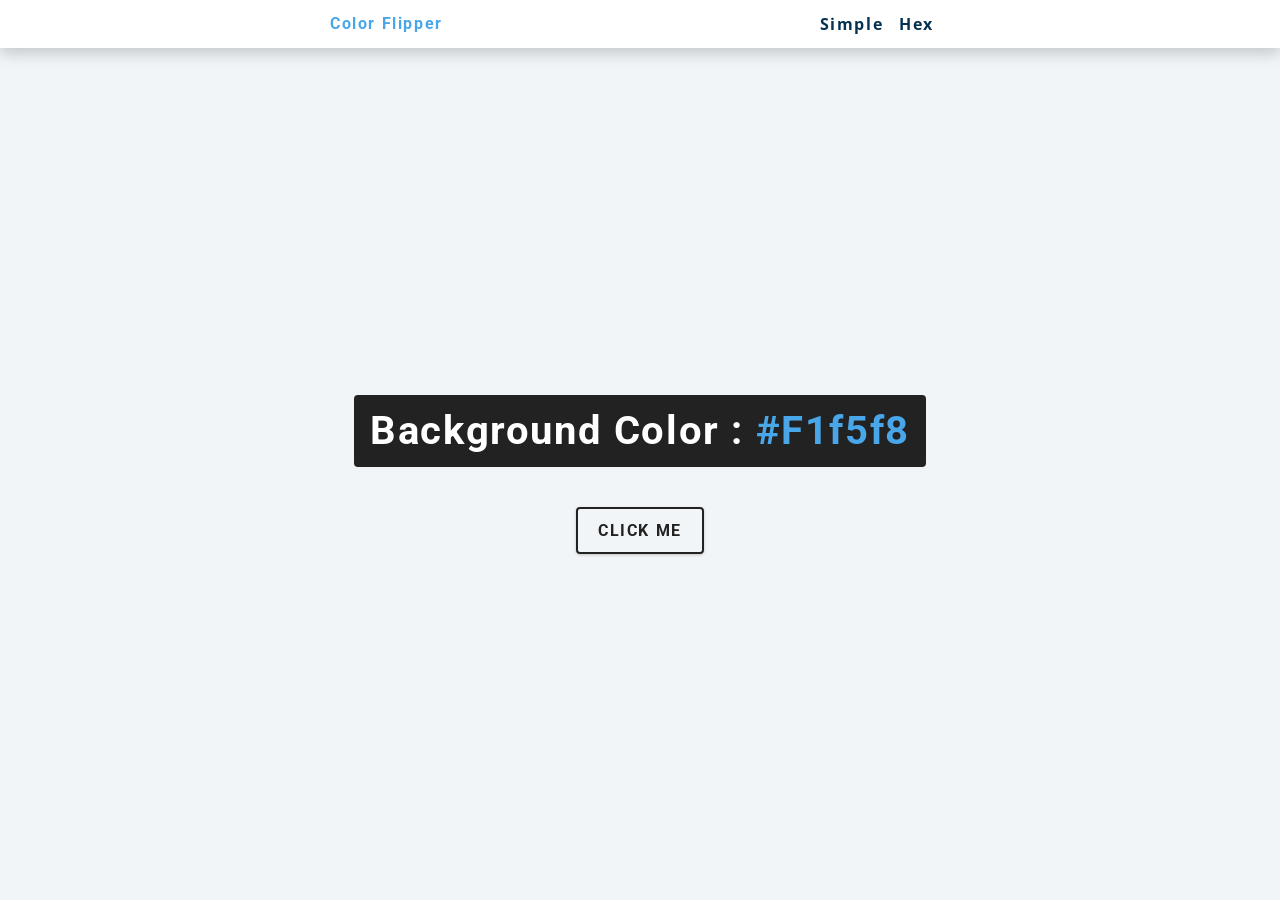
<file: 01-color-flipper/index.html>
<!DOCTYPE html>
<html lang="en">
  <head>
    <meta charset="UTF-8" />
    <meta name="viewport" content="width=device-width, initial-scale=1.0" />
    <title>Color Flipper || Simple</title>

    <!-- styles -->
    <link rel="stylesheet" href="styles.css" />
  </head>
  <body>
    <!-- <h1>color flipper</h1> -->
    <nav>
      <div class="nav-center">
        <h4>Color Flipper</h4>

        <ul class="nav-links">
          <li> 
            <a href="index.html">Simple</a>
          </li>
            <li> 
            <a href="hex.html">Hex</a>
          </li>
        </ul>
      </div>
    </nav>
    <main>
      <div class="container">
        <h2>Background Color : 
          <span class="color">
        #f1f5f8
          </span>
        </h2>
        <button class="btn btn-hero" id="btn">Click Me</button>
      </div>
    </main>
    <!-- javascript -->
    <script src="app.js"></script>
  </body>
</html>
</file>
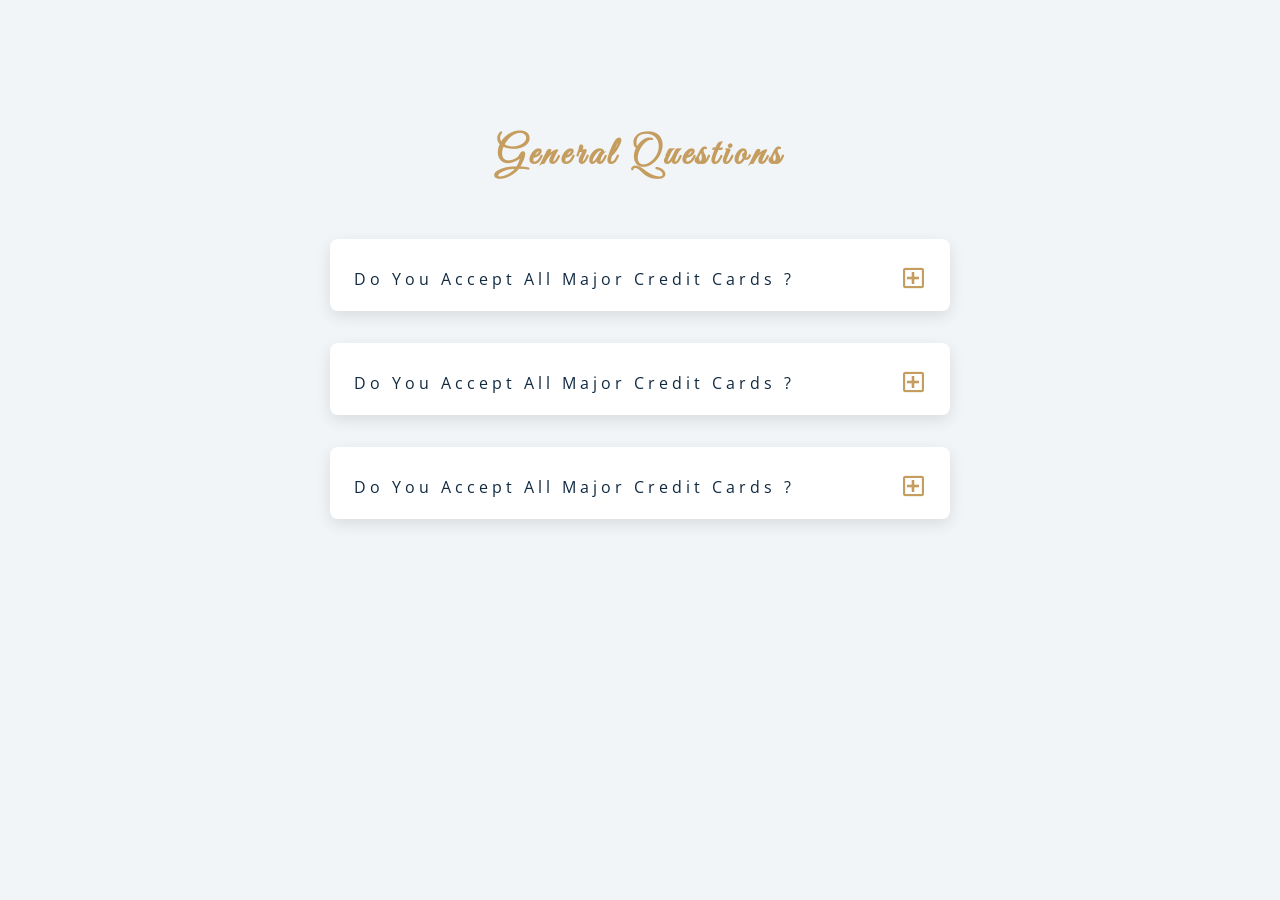
<file: 07-questions/index.html>
<!DOCTYPE html>
<html lang="en">
  <head>
    <meta charset="UTF-8" />
    <meta name="viewport" content="width=device-width, initial-scale=1.0" />
    <title>Q & A</title>
    <!-- font-awesome -->
    <link
      rel="stylesheet"
      href="https://cdnjs.cloudflare.com/ajax/libs/font-awesome/5.14.0/css/all.min.css"
    />
    <!-- extra fonts -->
    <link
      href="https://fonts.googleapis.com/css?family=Great+Vibes&display=swap"
      rel="stylesheet"
    />
    <!-- styles -->
    <link rel="stylesheet" href="styles.css" />
  </head>
  <body>
    <section class="questions">
      <!--title-->
      <div class="title">
        <h2>General questions</h2>
      </div>
      <!-- questions-->
       <div class="section-center">
        <!--single question-->
        <article class="question">
          <div class="question-title">
          <p>Do you accept all major credit cards ?</p>
          <button class="question-btn">
            <span class="plus-icon">
            <i class="far fa-plus-square"></i>
            </span>
            <span class="minus-icon">
            <i class="far fa-minus-square"></i>
            </span>
          </button>

          </div>
          <!-- question text-->
           <div class="question-text">

            <p>
              This is an answer </p>
           </div>
     
        </article>

           <!-- end single question-->
       </div>
        <div class="section-center">
        <!--single question-->
        <article class="question">
          <div class="question-title">
          <p>Do you accept all major credit cards ?</p>
          <button class="question-btn">
            <span class="plus-icon">
            <i class="far fa-plus-square"></i>
            </span>
               <span class="minus-icon">
            <i class="far fa-minus-square"></i>
            </span>
          </button>

          </div>
          <!-- question text-->
           <div class="question-text">

            <p>
              This is an answer
            </p>
           </div>
     
        </article>

           <!-- end single question-->
       </div>
        <div class="section-center">
        <!--single question-->
        <article class="question">
          <div class="question-title">
          <p>Do you accept all major credit cards ?</p>
          <button class="question-btn">
            <span class="plus-icon">
            <i class="far fa-plus-square"></i>
            </span>
               <span class="minus-icon">
            <i class="far fa-minus-square"></i>
            </span>
          </button>

          </div>
          <!-- question text-->
           <div class="question-text">

            <p>
              This is an annswer
            </p>
           </div>
     
        </article>

           <!-- end single question-->
       </div>
    </section>

    
    <!-- <h1>questions project</h1> -->
    <!-- javascript -->
    <script src="app.js"></script>
  </body>
</html>
</file>
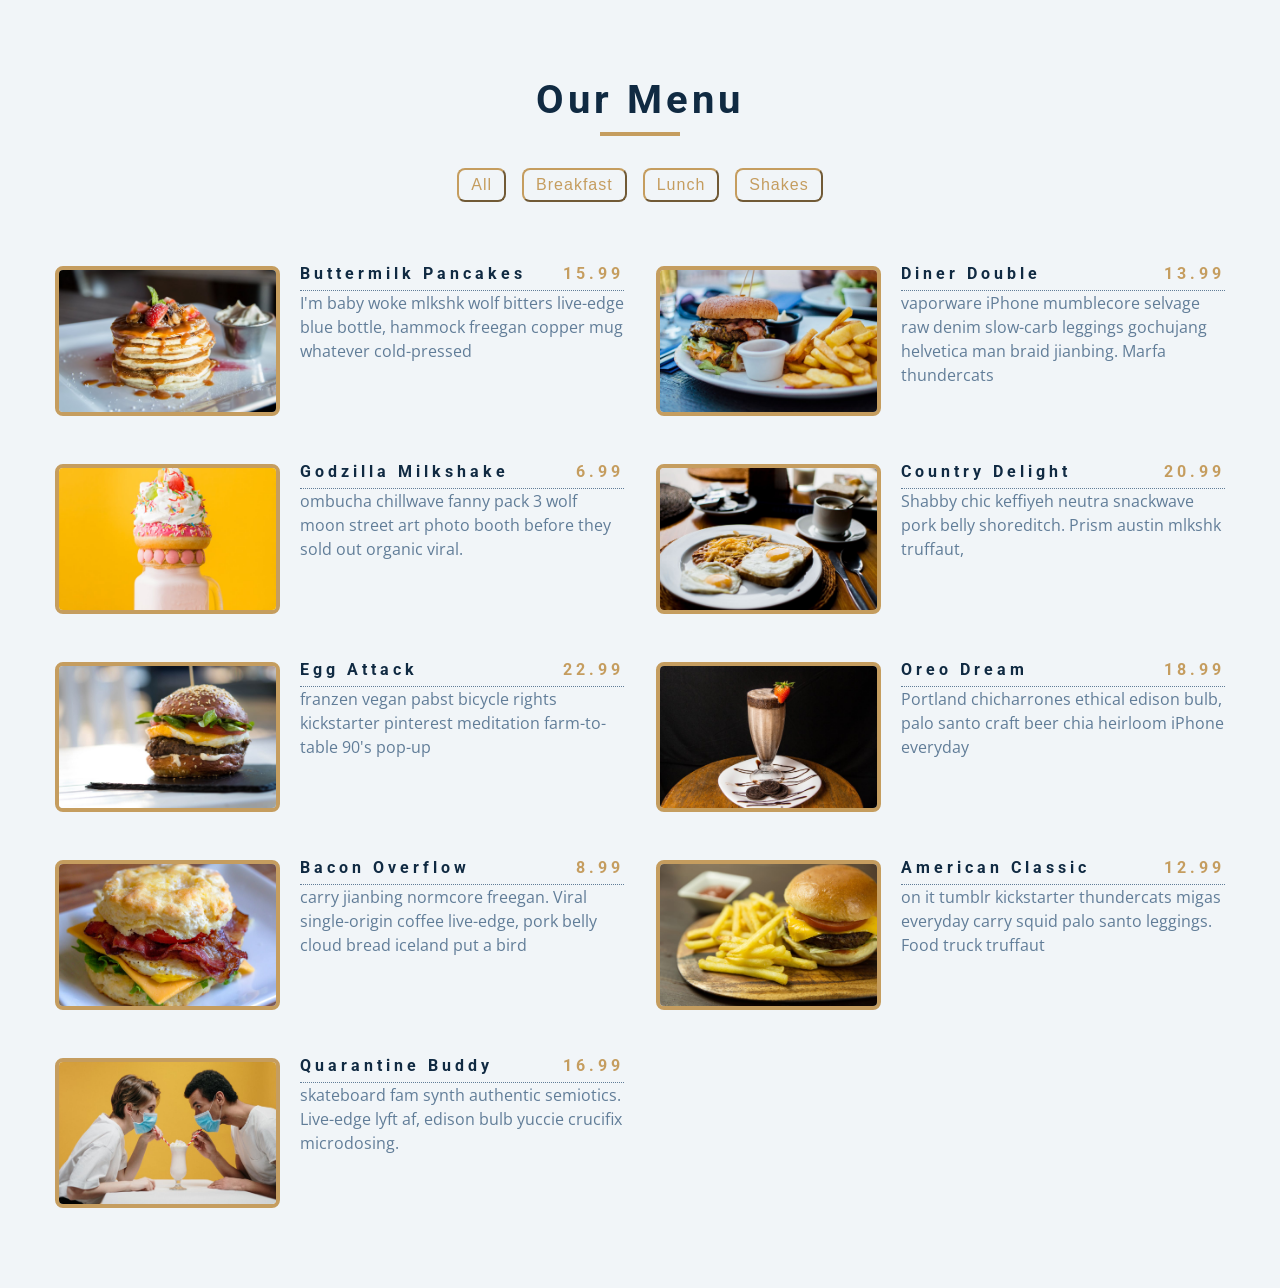
<file: 08-menu/index.html>
<!DOCTYPE html>
<html lang="en">
  <head>
    <meta charset="UTF-8" />
    <meta name="viewport" content="width=device-width, initial-scale=1.0" />
    <title>menu</title>
    <!-- font-awesome -->
    <link
      rel="stylesheet"
      href="https://cdnjs.cloudflare.com/ajax/libs/font-awesome/5.14.0/css/all.min.css"
    />
    <!-- styles -->
    <link rel="stylesheet" href="styles.css" />
  </head>
  <body>
    <!-- <h1>menu project</h1> -->
     <section class="menu">
      <!-- title -->
      <div class="title">
        <h2>Our Menu</h2>
        <div class="underline"></div>
      </div>
      <!-- filter buttons -->
      <div class="btn-container">
        <!-- <button class="filter-btn" type="button" data-id="all">All</button>
        <button class="filter-btn" type="button" data-id="breakfast">Breakfast</button>
        <button class="filter-btn" type="button" data-id="lunch">Lunch</button>
        <button class="filter-btn" type="button" data-id="shakes">Shakes</button> -->
      </div>
       <!-- menu items -->
        <div class="section-center">
          <!-- single item  -->
        <!-- <article class="menu-item">
         <img src="menu-item.jpeg" class="photo" alt="menu item">
         <div class="item-info">
          <header>
          <h4>Butter milk pancakes</h4>
          <h4 class="price">$15</h4>
          </header>
        <p class="item-text">I'm baby woke mlkshk wolf bitters live-edge blue bottle,
           hammock freegan copper mug whatever cold-pressed </p>
         </div>
        </article> -->
          <!-- end of single item  -->
        </div>
     </section>
    <!-- javascript -->
    <script src="app.js"></script>
  </body>
</html>
</file>
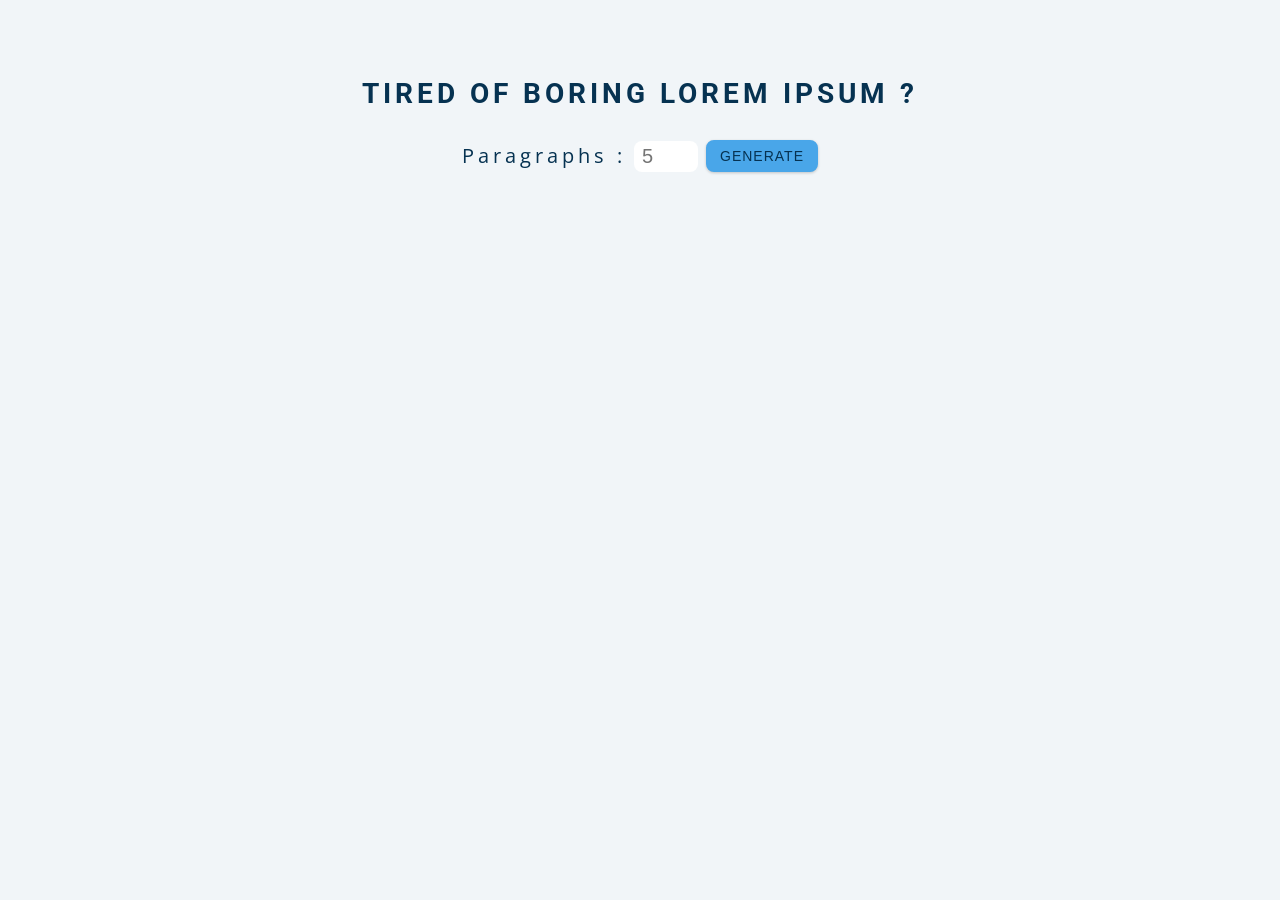
<file: 13-lorem-ipsum/index.html>
<!DOCTYPE html>
<html lang="en">
  <head>
    <meta charset="UTF-8" />
    <meta name="viewport" content="width=device-width, initial-scale=1.0" />
    <title>Lorem Ipsum</title>

    <!-- styles -->
    <link rel="stylesheet" href="styles.css" />
  </head>
  <body>
    <!-- <h1>lorem ipsum project</h1> -->

    <section class="section-center">
      <h3>Tired of boring Lorem ipsum ?</h3>

      <form class="lorem-form">

        <label for="amount"> Paragraphs : </label>
        <input type="number" name="amount" id="amount" placeholder="5">
        <button type="submit" class="btn">generate</button>
      </form> 
      <articls class="lorem-text">

      </articls>
    </section>
    <!-- javascript -->
    <script src="app.js"></script>
  </body>
</html>
</file>
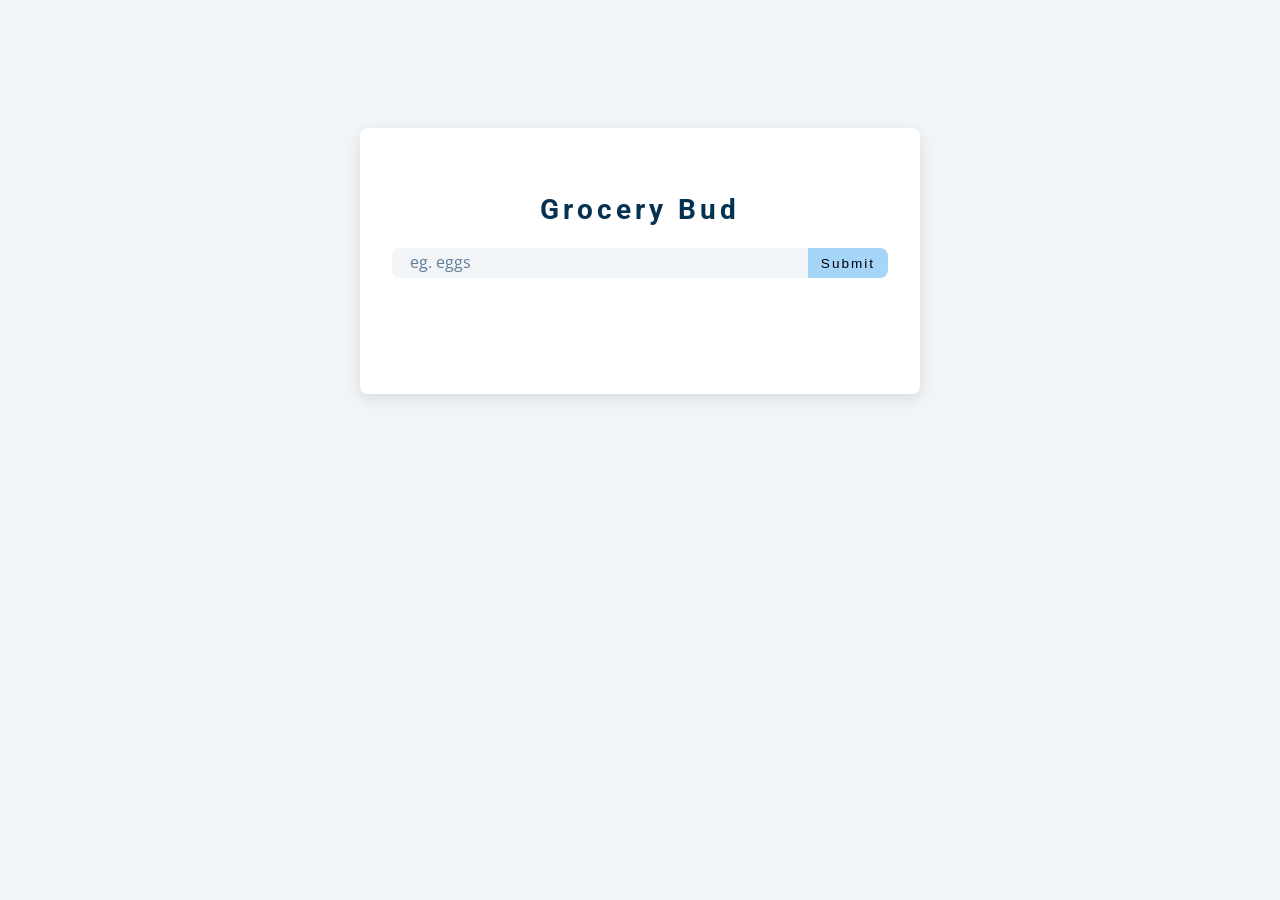
<file: 14-grocery-bud/index.html>
<!DOCTYPE html>
<html lang="en">
  <head>
    <meta charset="UTF-8" />
    <meta name="viewport" content="width=device-width, initial-scale=1.0" />
    <title>Grocery Bud</title>
    <!-- font-awesome -->
    <link
      rel="stylesheet"
      href="https://cdnjs.cloudflare.com/ajax/libs/font-awesome/5.14.0/css/all.min.css"
    />
    <!-- styles -->
    <link rel="stylesheet" href="styles.css" />
  </head>
  <body>
    <!-- <h1>grocery bud project</h1> -->
     <section class="section-center">
      <!-- form -->
       <form class="grocery-form">
        <p class="alert"></p>
        <h3>Grocery bud</h3>
        <div class="form-control">
          <input type="text" id="grocery" placeholder="eg. eggs"/>
          <button type="submit" class="submit-btn">Submit</button>
        </div>
       </form>
       <!-- list -->
        <div class="grocery-container">
          <div class="grocery-list">

            <article class="grocery-item">
             
            </article>
          </div>
          <!-- button -->
           <button type="button" class="clear-btn">Clear Items</button>
        </div>
     </section>
    <!-- javascript -->
    <script src="app.js"></script>
  </body>
</html>
</file>
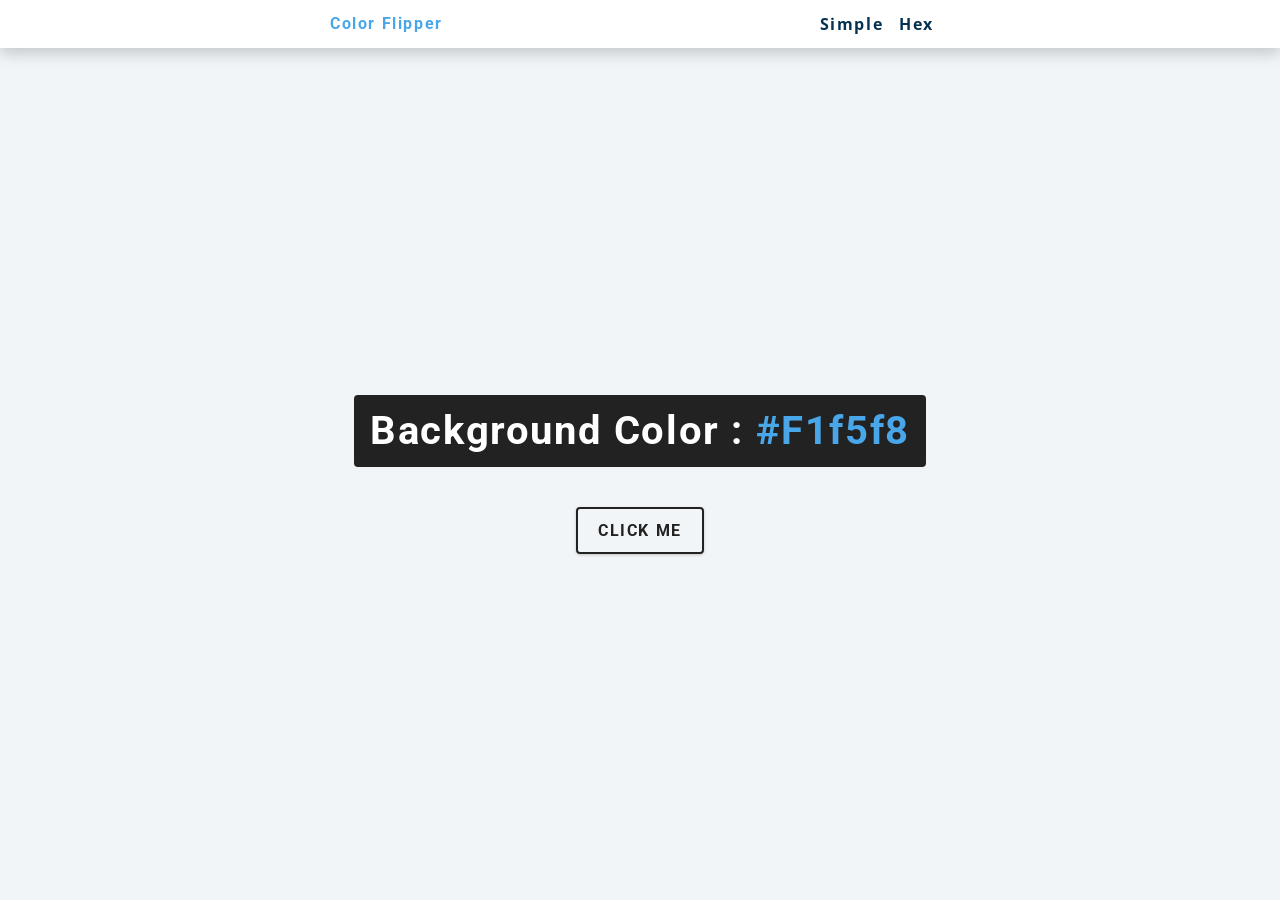
<file: 01-color-flipper/hex.html>
<!DOCTYPE html>
<html lang="en">
  <head>
    <meta charset="UTF-8" />
    <meta name="viewport" content="width=device-width, initial-scale=1.0" />
    <title>
      Color Flipper || Simple
    </title>

    <!-- styles -->
    <link rel="stylesheet" href="styles.css" />
  </head>

  <body>
    <nav>
      <div class="nav-center">
        <h4>color flipper</h4>
        <ul class="nav-links">
          <li><a href="index.html">simple</a></li>
          <li><a href="hex.html">hex</a></li>
        </ul>
      </div>
    </nav>
    <main>
      <div class="container">
        <h2>background color : <span class="color">#f1f5f8</span></h2>
        <button class="btn btn-hero" id="btn">click me</button>
      </div>
    </main>
    <!-- javascript -->
    <script src="hex.js"></script>
  </body>
</html>
</file>
<file: 01-color-flipper/styles.css>
/*
=============== 
Fonts
===============
*/
@import url("https://fonts.googleapis.com/css?family=Open+Sans|Roboto:400,700&display=swap");

/*
=============== 
Variables
===============
*/

:root {
  /* dark shades of primary color*/
  --clr-primary-1: hsl(205, 86%, 17%);
  --clr-primary-2: hsl(205, 77%, 27%);
  --clr-primary-3: hsl(205, 72%, 37%);
  --clr-primary-4: hsl(205, 63%, 48%);
  /* primary/main color */
  --clr-primary-5: hsl(205, 78%, 60%);
  /* lighter shades of primary color */
  --clr-primary-6: hsl(205, 89%, 70%);
  --clr-primary-7: hsl(205, 90%, 76%);
  --clr-primary-8: hsl(205, 86%, 81%);
  --clr-primary-9: hsl(205, 90%, 88%);
  --clr-primary-10: hsl(205, 100%, 96%);
  /* darkest grey - used for headings */
  --clr-grey-1: hsl(209, 61%, 16%);
  --clr-grey-2: hsl(211, 39%, 23%);
  --clr-grey-3: hsl(209, 34%, 30%);
  --clr-grey-4: hsl(209, 28%, 39%);
  /* grey used for paragraphs */
  --clr-grey-5: hsl(210, 22%, 49%);
  --clr-grey-6: hsl(209, 23%, 60%);
  --clr-grey-7: hsl(211, 27%, 70%);
  --clr-grey-8: hsl(210, 31%, 80%);
  --clr-grey-9: hsl(212, 33%, 89%);
  --clr-grey-10: hsl(210, 36%, 96%);
  --clr-white: #fff;
  --clr-red-dark: hsl(360, 67%, 44%);
  --clr-red-light: hsl(360, 71%, 66%);
  --clr-green-dark: hsl(125, 67%, 44%);
  --clr-green-light: hsl(125, 71%, 66%);
  --clr-black: #222;
  --ff-primary: "Roboto", sans-serif;
  --ff-secondary: "Open Sans", sans-serif;
  --transition: all 0.3s linear;
  --spacing: 0.1rem;
  --radius: 0.25rem;
  --light-shadow: 0 5px 15px rgba(0, 0, 0, 0.1);
  --dark-shadow: 0 5px 15px rgba(0, 0, 0, 0.2);
  --max-width: 1170px;
  --fixed-width: 620px;
}
/*
=============== 
Global Styles
===============
*/

*,
::after,
::before {
  margin: 0;
  padding: 0;
  box-sizing: border-box;
}
body {
  font-family: var(--ff-secondary);
  background: var(--clr-grey-10);
  color: var(--clr-grey-1);
  line-height: 1.5;
  font-size: 0.875rem;
}
ul {
  list-style-type: none;
}
a {
  text-decoration: none;
}
h1,
h2,
h3,
h4 {
  letter-spacing: var(--spacing);
  text-transform: capitalize;
  line-height: 1.25;
  margin-bottom: 0.75rem;
  font-family: var(--ff-primary);
}
h1 {
  font-size: 3rem;
}
h2 {
  font-size: 2rem;
}
h3 {
  font-size: 1.25rem;
}
h4 {
  font-size: 0.875rem;
}
p {
  margin-bottom: 1.25rem;
  color: var(--clr-grey-5);
}
@media screen and (min-width: 800px) {
  h1 {
    font-size: 4rem;
  }
  h2 {
    font-size: 2.5rem;
  }
  h3 {
    font-size: 1.75rem;
  }
  h4 {
    font-size: 1rem;
  }
  body {
    font-size: 1rem;
  }
  h1,
  h2,
  h3,
  h4 {
    line-height: 1;
  }
}
/*  global classes */

/* section */
.section {
  padding: 5rem 0;
}

.section-center {
  width: 90vw;
  margin: 0 auto;
  max-width: 1170px;
}
@media screen and (min-width: 992px) {
  .section-center {
    width: 95vw;
  }
}
main {
  min-height: 100vh;
  display: grid;
  place-items: center;
}

/*
=============== 
Nav
===============
*/
nav {
  background: var(--clr-white);
  height: 3rem;
  display: grid;
  align-items: center;
  box-shadow: var(--dark-shadow);
}
.nav-center {
  width: 90vw;
  max-width: var(--fixed-width);
  margin: 0 auto;
  display: flex;
  align-items: center;
  justify-content: space-between;
}
.nav-center h4 {
  margin-bottom: 0;
  color: var(--clr-primary-5);
}
.nav-links {
  display: flex;
}
nav a {
  text-transform: capitalize;
  font-weight: 700;
  font-size: 1rem;
  color: var(--clr-primary-1);
  letter-spacing: var(--spacing);
  margin-right: 1rem;
}
nav a:hover {
  color: var(--clr-primary-5);
}
/*
=============== 
Container
===============
*/
main {
  min-height: calc(100vh - 3rem);
  display: grid;
  place-items: center;
}
.container {
  text-align: center;
}
.container h2 {
  background: var(--clr-black);
  color: var(--clr-white);
  padding: 1rem;
  border-radius: var(--radius);
  margin-bottom: 2.5rem;
}
.color {
  color: var(--clr-primary-5);
}
.btn-hero {
  font-family: var(--ff-primary);
  text-transform: uppercase;
  background: transparent;
  color: var(--clr-black);
  letter-spacing: var(--spacing);
  display: inline-block;
  font-weight: 700;
  transition: var(--transition);
  border: 2px solid var(--clr-black);
  cursor: pointer;
  box-shadow: 0 1px 3px rgba(0, 0, 0, 0.2);
  border-radius: var(--radius);
  font-size: 1rem;
  padding: 0.75rem 1.25rem;
}
.btn-hero:hover {
  color: var(--clr-white);
  background: var(--clr-black);
}
</file>
<file: 07-questions/styles.css>
/*
=============== 
Fonts
===============
*/
@import url("https://fonts.googleapis.com/css?family=Open+Sans|Roboto:400,700&display=swap");

/*
=============== 
Variables
===============
*/

:root {
  /* dark shades of primary color*/
  --clr-primary-1: hsl(205, 86%, 17%);
  --clr-primary-2: hsl(205, 77%, 27%);
  --clr-primary-3: hsl(205, 72%, 37%);
  --clr-primary-4: hsl(205, 63%, 48%);
  /* primary/main color */
  --clr-primary-5: #49a6e9;
  /* lighter shades of primary color */
  --clr-primary-6: hsl(205, 89%, 70%);
  --clr-primary-7: hsl(205, 90%, 76%);
  --clr-primary-8: hsl(205, 86%, 81%);
  --clr-primary-9: hsl(205, 90%, 88%);
  --clr-primary-10: hsl(205, 100%, 96%);
  /* darkest grey - used for headings */
  --clr-grey-1: hsl(209, 61%, 16%);
  --clr-grey-2: hsl(211, 39%, 23%);
  --clr-grey-3: hsl(209, 34%, 30%);
  --clr-grey-4: hsl(209, 28%, 39%);
  /* grey used for paragraphs */
  --clr-grey-5: hsl(210, 22%, 49%);
  --clr-grey-6: hsl(209, 23%, 60%);
  --clr-grey-7: hsl(211, 27%, 70%);
  --clr-grey-8: hsl(210, 31%, 80%);
  --clr-grey-9: hsl(212, 33%, 89%);
  --clr-grey-10: hsl(210, 36%, 96%);
  --clr-white: #fff;
  --clr-red-dark: hsl(360, 67%, 44%);
  --clr-red-light: hsl(360, 71%, 66%);
  --clr-green-dark: hsl(125, 67%, 44%);
  --clr-green-light: hsl(125, 71%, 66%);
  --clr-gold: #c59d5f;
  --clr-black: #222;
  --ff-primary: "Roboto", sans-serif;
  --ff-secondary: "Open Sans", sans-serif;
  --transition: all 0.3s linear;
  --spacing: 0.25rem;
  --radius: 0.5rem;
  --light-shadow: 0 5px 15px rgba(0, 0, 0, 0.1);
  --dark-shadow: 0 5px 15px rgba(0, 0, 0, 0.2);
  --max-width: 1170px;
  --fixed-width: 620px;
}
/*
=============== 
Global Styles
===============
*/

*,
::after,
::before {
  margin: 0;
  padding: 0;
  box-sizing: border-box;
}
body {
  font-family: var(--ff-secondary);
  background: var(--clr-grey-10);
  color: var(--clr-grey-1);
  line-height: 1.5;
  font-size: 0.875rem;
}
ul {
  list-style-type: none;
}
a {
  text-decoration: none;
}
img:not(.logo) {
  width: 100%;
}
img {
  display: block;
}

h1,
h2,
h3,
h4 {
  letter-spacing: var(--spacing);
  text-transform: capitalize;
  line-height: 1.25;
  margin-bottom: 0.75rem;
  font-family: var(--ff-primary);
}
h1 {
  font-size: 3rem;
}
h2 {
  font-size: 2rem;
}
h3 {
  font-size: 1.25rem;
}
h4 {
  font-size: 0.875rem;
}
p {
  margin-bottom: 1.25rem;
  color: var(--clr-grey-5);
}
@media screen and (min-width: 800px) {
  h1 {
    font-size: 4rem;
  }
  h2 {
    font-size: 2.5rem;
  }
  h3 {
    font-size: 1.75rem;
  }
  h4 {
    font-size: 1rem;
  }
  body {
    font-size: 1rem;
  }
  h1,
  h2,
  h3,
  h4 {
    line-height: 1;
  }
}
/*  global classes */

.btn {
  text-transform: uppercase;
  background: transparent;
  color: var(--clr-black);
  padding: 0.375rem 0.75rem;
  letter-spacing: var(--spacing);
  display: inline-block;
  transition: var(--transition);
  font-size: 0.875rem;
  border: 2px solid var(--clr-black);
  cursor: pointer;
  box-shadow: 0 1px 3px rgba(0, 0, 0, 0.2);
  border-radius: var(--radius);
}
.btn:hover {
  color: var(--clr-white);
  background: var(--clr-black);
}
/* section */
.section {
  padding: 5rem 0;
}

.section-center {
  width: 90vw;
  margin: 0 auto;
  max-width: 1170px;
}
@media screen and (min-width: 992px) {
  .section-center {
    width: 95vw;
  }
}
main {
  min-height: 100vh;
  display: grid;
  place-items: center;
}
/*
=============== 
Questions
===============
*/
.title {
  margin-top: 15vh;
  margin-bottom: 4rem;
}
.title h2 {
  color: var(--clr-gold);
  font-family: "Great Vibes", cursive;
  text-align: center;
}
.section-center {
  max-width: var(--fixed-width);
}
.question {
  background: var(--clr-white);
  border-radius: var(--radius);
  box-shadow: var(--light-shadow);
  padding: 1.5rem 1.5rem 0 1.5rem;
  margin-bottom: 2rem;
}
.question-title {
  display: flex;
  justify-content: space-between;
  align-items: center;
  text-transform: capitalize;
  padding-bottom: 1rem;
}
.question-title p {
  margin-bottom: 0;
  letter-spacing: var(--spacing);
  color: var(--clr-grey-1);
}
.question-btn {
  font-size: 1.5rem;
  background: transparent;
  border-color: transparent;
  cursor: pointer;
  color: var(--clr-gold);
  transition: var(--transition);
}
.question-btn:hover {
  transform: rotate(90deg);
}
.question-text {
  padding: 1rem 0 1.5rem 0;
  border-top: 1px solid rgba(0, 0, 0, 0.2);
}
.question-text p {
  margin-bottom: 0;
}
/* hide text */
.question-text {
  display: none;
}
.show-text .question-text {
  display: block;
}
.minus-icon {
  display: none;
}
.show-text .minus-icon {
  display: inline;
}
.show-text .plus-icon {
  display: none;
}
</file>
<file: 08-menu/styles.css>
/*
=============== 
Fonts
===============
*/
@import url("https://fonts.googleapis.com/css?family=Open+Sans|Roboto:400,700&display=swap");

/*
=============== 
Variables
===============
*/

:root {
  /* dark shades of primary color*/
  --clr-primary-1: hsl(205, 86%, 17%);
  --clr-primary-2: hsl(205, 77%, 27%);
  --clr-primary-3: hsl(205, 72%, 37%);
  --clr-primary-4: hsl(205, 63%, 48%);
  /* primary/main color */
  --clr-primary-5: #49a6e9;
  /* lighter shades of primary color */
  --clr-primary-6: hsl(205, 89%, 70%);
  --clr-primary-7: hsl(205, 90%, 76%);
  --clr-primary-8: hsl(205, 86%, 81%);
  --clr-primary-9: hsl(205, 90%, 88%);
  --clr-primary-10: hsl(205, 100%, 96%);
  /* darkest grey - used for headings */
  --clr-grey-1: hsl(209, 61%, 16%);
  --clr-grey-2: hsl(211, 39%, 23%);
  --clr-grey-3: hsl(209, 34%, 30%);
  --clr-grey-4: hsl(209, 28%, 39%);
  /* grey used for paragraphs */
  --clr-grey-5: hsl(210, 22%, 49%);
  --clr-grey-6: hsl(209, 23%, 60%);
  --clr-grey-7: hsl(211, 27%, 70%);
  --clr-grey-8: hsl(210, 31%, 80%);
  --clr-grey-9: hsl(212, 33%, 89%);
  --clr-grey-10: hsl(210, 36%, 96%);
  --clr-white: #fff;
  --clr-red-dark: hsl(360, 67%, 44%);
  --clr-red-light: hsl(360, 71%, 66%);
  --clr-green-dark: hsl(125, 67%, 44%);
  --clr-green-light: hsl(125, 71%, 66%);
  --clr-gold: #c59d5f;
  --clr-black: #222;
  --ff-primary: "Roboto", sans-serif;
  --ff-secondary: "Open Sans", sans-serif;
  --transition: all 0.3s linear;
  --spacing: 0.25rem;
  --radius: 0.5rem;
  --light-shadow: 0 5px 15px rgba(0, 0, 0, 0.1);
  --dark-shadow: 0 5px 15px rgba(0, 0, 0, 0.2);
  --max-width: 1170px;
  --fixed-width: 620px;
}
/*
=============== 
Global Styles
===============
*/

*,
::after,
::before {
  margin: 0;
  padding: 0;
  box-sizing: border-box;
}
body {
  font-family: var(--ff-secondary);
  background: var(--clr-grey-10);
  color: var(--clr-grey-1);
  line-height: 1.5;
  font-size: 0.875rem;
}
ul {
  list-style-type: none;
}
a {
  text-decoration: none;
}
img:not(.logo) {
  width: 100%;
}
img {
  display: block;
}

h1,
h2,
h3,
h4 {
  letter-spacing: var(--spacing);
  text-transform: capitalize;
  line-height: 1.25;
  margin-bottom: 0.75rem;
  font-family: var(--ff-primary);
}
h1 {
  font-size: 3rem;
}
h2 {
  font-size: 2rem;
}
h3 {
  font-size: 1.25rem;
}
h4 {
  font-size: 0.875rem;
}
p {
  margin-bottom: 1.25rem;
  color: var(--clr-grey-5);
}
@media screen and (min-width: 800px) {
  h1 {
    font-size: 4rem;
  }
  h2 {
    font-size: 2.5rem;
  }
  h3 {
    font-size: 1.75rem;
  }
  h4 {
    font-size: 1rem;
  }
  body {
    font-size: 1rem;
  }
  h1,
  h2,
  h3,
  h4 {
    line-height: 1;
  }
}
/*  global classes */

.btn {
  text-transform: uppercase;
  background: transparent;
  color: var(--clr-black);
  padding: 0.375rem 0.75rem;
  letter-spacing: var(--spacing);
  display: inline-block;
  transition: var(--transition);
  font-size: 0.875rem;
  border: 2px solid var(--clr-black);
  cursor: pointer;
  box-shadow: 0 1px 3px rgba(0, 0, 0, 0.2);
  border-radius: var(--radius);
}
.btn:hover {
  color: var(--clr-white);
  background: var(--clr-black);
}
/* section */
.section {
  padding: 5rem 0;
}

main {
  min-height: 100vh;
  display: grid;
  place-items: center;
}
/*
=============== 
Menu
===============
*/

.menu {
  padding: 5rem 0;
}
.title {
  text-align: center;
  margin-bottom: 2rem;
}
.underline {
  width: 5rem;
  height: 0.25rem;
  background: var(--clr-gold);
  margin-left: auto;
  margin-right: auto;
}
.btn-container {
  margin-bottom: 4rem;
  display: flex;
  justify-content: center;
}
.filter-btn {
  background: transparent;
  border-color: var(--clr-gold);
  font-size: 1rem;
  text-transform: capitalize;
  margin: 0 0.5rem;
  letter-spacing: 1px;
  border-radius: var(--radius);
  padding: 0.375rem 0.75rem;
  color: var(--clr-gold);
  cursor: pointer;
  transition: var(--transition);
}
.filter-btn:hover {
  background: var(--clr-gold);
  color: var(--clr-white);
}
.section-center {
  width: 90vw;
  margin: 0 auto;
  max-width: 1170px;
  display: grid;
  gap: 3rem 2rem;
  justify-items: center;
}
.menu-item {
  display: grid;
  gap: 1rem 2rem;
  max-width: 25rem;
}
.photo {
  object-fit: cover;
  height: 200px;
  border: 0.25rem solid var(--clr-gold);
  border-radius: var(--radius);
}
.item-info header {
  display: flex;
  justify-content: space-between;
  border-bottom: 0.5px dotted var(--clr-grey-5);
}
.item-info h4 {
  margin-bottom: 0.5rem;
}
.price {
  color: var(--clr-gold);
}
.item-text {
  margin-bottom: 0;
  padding-top: 1rem;
}

@media screen and (min-width: 768px) {
  .menu-item {
    grid-template-columns: 225px 1fr;
    gap: 0 1.25rem;
    max-width: 40rem;
  }
  .photo {
    height: 175px;
  }
}
@media screen and (min-width: 1200px) {
  .section-center {
    width: 95vw;
    grid-template-columns: 1fr 1fr;
  }
  .photo {
    height: 150px;
  }
}
</file>
<file: 13-lorem-ipsum/styles.css>
/*
=============== 
Fonts
===============
*/
@import url("https://fonts.googleapis.com/css?family=Open+Sans|Roboto:400,700&display=swap");

/*
=============== 
Variables
===============
*/

:root {
  /* dark shades of primary color*/
  --clr-primary-1: hsl(205, 86%, 17%);
  --clr-primary-2: hsl(205, 77%, 27%);
  --clr-primary-3: hsl(205, 72%, 37%);
  --clr-primary-4: hsl(205, 63%, 48%);
  /* primary/main color */
  --clr-primary-5: #49a6e9;
  /* lighter shades of primary color */
  --clr-primary-6: hsl(205, 89%, 70%);
  --clr-primary-7: hsl(205, 90%, 76%);
  --clr-primary-8: hsl(205, 86%, 81%);
  --clr-primary-9: hsl(205, 90%, 88%);
  --clr-primary-10: hsl(205, 100%, 96%);
  /* darkest grey - used for headings */
   --clr-grey-5: #6c757d;
  --clr-grey-1: hsl(209, 61%, 16%);
  --clr-grey-2: hsl(211, 39%, 23%);
  --clr-grey-3: hsl(209, 34%, 30%);
  --clr-grey-4: hsl(209, 28%, 39%);
  /* grey used for paragraphs */
  --clr-grey-5: hsl(210, 22%, 49%);
  --clr-grey-6: hsl(209, 23%, 60%);
  --clr-grey-7: hsl(211, 27%, 70%);
  --clr-grey-8: hsl(210, 31%, 80%);
  --clr-grey-9: hsl(212, 33%, 89%);
  --clr-grey-10: hsl(210, 36%, 96%);
  --clr-white: #fff;
  --clr-red-dark: hsl(360, 67%, 44%);
  --clr-red-light: hsl(360, 71%, 66%);
  --clr-green-dark: hsl(125, 67%, 44%);
  --clr-green-light: hsl(125, 71%, 66%);
  --clr-black: #222;
  --ff-primary: "Roboto", sans-serif;
  --ff-secondary: "Open Sans", sans-serif;
  --transition: all 0.3s linear;
  --spacing: 0.25rem;
  --radius: 0.5rem;
  --light-shadow: 0 5px 15px rgba(0, 0, 0, 0.1);
  --dark-shadow: 0 5px 15px rgba(0, 0, 0, 0.2);
  --max-width: 1170px;
  --fixed-width: 620px;
}
/*
=============== 
Global Styles
===============
*/

*,
::after,
::before {
  margin: 0;
  padding: 0;
  box-sizing: border-box;
}
body {
  font-family: var(--ff-secondary);
  background: var(--clr-grey-10);
  color: var(--clr-grey-1);
  line-height: 1.5;
  font-size: 0.875rem;
}
ul {
  list-style-type: none;
}
a {
  text-decoration: none;
}
img:not(.logo) {
  width: 100%;
}
img {
  display: block;
}

h1,
h2,
h3,
h4 {
  letter-spacing: var(--spacing);
  text-transform: capitalize;
  line-height: 1.25;
  margin-bottom: 0.75rem;
  font-family: var(--ff-primary);
}
h1 {
  font-size: 3rem;
}
h2 {
  font-size: 2rem;
}
h3 {
  font-size: 1.25rem;
}
h4 {
  font-size: 0.875rem;
}
p {
  margin: 1.5rem auto;
  color: var(--clr-grey-5);
  font-size: 1.125rem; /* Slightly larger text */
  line-height: 1.8;    /* Comfortable spacing between lines */
  font-family: 'Georgia', serif; /* Elegant serif font for better paragraph flow */
  max-width: 65ch;     /* Restricts line width for better readability */
  text-align: justify; /* Evenly aligns both sides of paragraph */
  text-justify: inter-word;
}


@media screen and (min-width: 800px) {
  h1 {
    font-size: 4rem;
  }
  h2 {
    font-size: 2.5rem;
  }
  h3 {
    font-size: 1.75rem;
  }
  h4 {
    font-size: 1rem;
  }
  body {
    font-size: 1rem;
  }
  h1,
  h2,
  h3,
  h4 {
    line-height: 1;
  }
}
/*  global classes */

.btn {
  text-transform: uppercase;
  background: var(--clr-primary-5);
  color: var(--clr-primary-1);
  padding: 0.375rem 0.75rem;
  letter-spacing: 1px;
  display: inline-block;
  transition: var(--transition);
  font-size: 0.875rem;
  border: 2px solid var(--clr-primary-5);
  cursor: pointer;
  box-shadow: 0 1px 3px rgba(0, 0, 0, 0.2);
  border-radius: var(--radius);
}
.btn:hover {
  color: var(--clr-primary-5);
  background: var(--clr-primary-8);
  border-color: var(--clr-primary-8);
}
/* section */
.section {
  padding: 5rem 0;
}

.section-center {
  width: 90vw;
  margin: 0 auto;
  max-width: 40rem;
  margin-top: 5rem;
  text-align: center;
}
@media screen and (min-width: 992px) {
  .section-center {
    width: 95vw;
  }
}
main {
  min-height: 100vh;
  display: grid;
  place-items: center;
}
/*
=============== 
Lorem Ipsum
===============
*/
h3 {
  text-transform: uppercase;
  color: var(--clr-primary-1);
}
.lorem-form {
  text-transform: capitalize;
  letter-spacing: var(--spacing);
  margin-top: 2rem;
  margin-bottom: 4rem;
  display: flex;
  justify-content: center;
  align-items: center;
}
label {
  font-size: 1.25rem;
  color: var(--clr-primary-1);
}
input {
  padding: 0.25rem 0.5rem;

  width: 4rem;
  border-radius: var(--radius);
  border: none;
  margin: 0 0.5rem;
  font-size: 1.25rem;
}
button {
  background: var(--clr-primary-10);
}
.result {
  margin-bottom: 2rem;
}
</file>
<file: 14-grocery-bud/styles.css>
/*
=============== 
Fonts
===============
*/
@import url("https://fonts.googleapis.com/css?family=Open+Sans|Roboto:400,700&display=swap");

/*
=============== 
Variables
===============
*/

:root {
  /* dark shades of primary color*/
  --clr-primary-1: hsl(205, 86%, 17%);
  --clr-primary-2: hsl(205, 77%, 27%);
  --clr-primary-3: hsl(205, 72%, 37%);
  --clr-primary-4: hsl(205, 63%, 48%);
  /* primary/main color */
  --clr-primary-5: #49a6e9;
  /* lighter shades of primary color */
  --clr-primary-6: hsl(205, 89%, 70%);
  --clr-primary-7: hsl(205, 90%, 76%);
  --clr-primary-8: hsl(205, 86%, 81%);
  --clr-primary-9: hsl(205, 90%, 88%);
  --clr-primary-10: hsl(205, 100%, 96%);
  /* darkest grey - used for headings */
  --clr-grey-1: hsl(209, 61%, 16%);
  --clr-grey-2: hsl(211, 39%, 23%);
  --clr-grey-3: hsl(209, 34%, 30%);
  --clr-grey-4: hsl(209, 28%, 39%);
  /* grey used for paragraphs */
  --clr-grey-5: hsl(210, 22%, 49%);
  --clr-grey-6: hsl(209, 23%, 60%);
  --clr-grey-7: hsl(211, 27%, 70%);
  --clr-grey-8: hsl(210, 31%, 80%);
  --clr-grey-9: hsl(212, 33%, 89%);
  --clr-grey-10: hsl(210, 36%, 96%);
  --clr-white: #fff;
  --clr-red-dark: hsl(360, 67%, 44%);
  --clr-red-light: hsl(360, 71%, 66%);
  --clr-green-dark: hsl(125, 67%, 44%);
  --clr-green-light: hsl(125, 71%, 66%);
  --clr-black: #222;
  --ff-primary: "Roboto", sans-serif;
  --ff-secondary: "Open Sans", sans-serif;
  --transition: all 0.3s linear;
  --spacing: 0.25rem;
  --radius: 0.5rem;
  --light-shadow: 0 5px 15px rgba(0, 0, 0, 0.1);
  --dark-shadow: 0 5px 15px rgba(0, 0, 0, 0.2);
  --max-width: 1170px;
  --fixed-width: 620px;
}
/*
=============== 
Global Styles
===============
*/

*,
::after,
::before {
  margin: 0;
  padding: 0;
  box-sizing: border-box;
}
body {
  font-family: var(--ff-secondary);
  background: var(--clr-grey-10);
  color: var(--clr-grey-1);
  line-height: 1.5;
  font-size: 0.875rem;
}
ul {
  list-style-type: none;
}
a {
  text-decoration: none;
}
img:not(.logo) {
  width: 100%;
}
img {
  display: block;
}

h1,
h2,
h3,
h4 {
  letter-spacing: var(--spacing);
  text-transform: capitalize;
  line-height: 1.25;
  margin-bottom: 0.75rem;
  font-family: var(--ff-primary);
}
h1 {
  font-size: 3rem;
}
h2 {
  font-size: 2rem;
}
h3 {
  font-size: 1.25rem;
}
h4 {
  font-size: 0.875rem;
}
p {
  margin-bottom: 1.25rem;
  color: var(--clr-grey-5);
}
@media screen and (min-width: 800px) {
  h1 {
    font-size: 4rem;
  }
  h2 {
    font-size: 2.5rem;
  }
  h3 {
    font-size: 1.75rem;
  }
  h4 {
    font-size: 1rem;
  }
  body {
    font-size: 1rem;
  }
  h1,
  h2,
  h3,
  h4 {
    line-height: 1;
  }
}
/*  global classes */

.btn {
  text-transform: uppercase;
  background: transparent;
  color: var(--clr-black);
  padding: 0.375rem 0.75rem;
  letter-spacing: var(--spacing);
  display: inline-block;
  transition: var(--transition);
  font-size: 0.875rem;
  border: 2px solid var(--clr-black);
  cursor: pointer;
  box-shadow: 0 1px 3px rgba(0, 0, 0, 0.2);
  border-radius: var(--radius);
}
.btn:hover {
  color: var(--clr-white);
  background: var(--clr-black);
}
/* section */
.section {
  padding: 5rem 0;
}

.section-center {
  width: 90vw;
  margin: 0 auto;
  max-width: 35rem;
  margin-top: 8rem;
}
@media screen and (min-width: 992px) {
  .section-center {
    width: 95vw;
  }
}
main {
  min-height: 100vh;
  display: grid;
  place-items: center;
}
/*
=============== 
Grocery List
===============
*/
.section-center {
  background: var(--clr-white);
  border-radius: var(--radius);
  box-shadow: var(--light-shadow);
  transition: var(--transition);
  padding: 2rem;
}
.section-center:hover {
  box-shadow: var(--dark-shadow);
}
.alert {
  margin-bottom: 1rem;
  height: 1.25rem;
  display: grid;
  align-items: center;
  text-align: center;
  font-size: 0.7rem;
  border-radius: 0.25rem;
  letter-spacing: var(--spacing);
  text-transform: capitalize;
}
.alert-danger {
  color: #721c24;
  background: #f8d7da;
}
.alert-success {
  color: #155724;
  background: #d4edda;
}
.grocery-form h3 {
  color: var(--clr-primary-1);
  margin-bottom: 1.5rem;
  text-align: center;
}
.form-control {
  display: flex;
  justify-content: center;
}
#grocery {
  padding: 0.25rem;
  padding-left: 1rem;
  background: var(--clr-grey-10);
  border-top-left-radius: var(--radius);
  border-bottom-left-radius: var(--radius);
  border-color: transparent;
  font-size: 1rem;
  flex: 1 0 auto;
  color: var(--clr-grey-5);
}
#grocery::placeholder {
  font-family: var(--ff-secondary);
  color: var(--clr-grey-5);
}
.submit-btn {
  background: var(--clr-primary-8);
  border-color: transparent;
  flex: 0 0 5rem;
  display: grid;
  align-items: center;
  padding: 0.25rem;
  text-transform: capitalize;
  letter-spacing: 2px;
  border-top-right-radius: var(--radius);
  border-bottom-right-radius: var(--radius);
  cursor: pointer;
  content: var(--clr-primary-5);
  transition: var(--transition);
  font-size: 0.85rem;
}
.submit-btn:hover {
  background: var(--clr-primary-5);
  color: var(--clr-white);
}

.grocery-container {
  margin-top: 2rem;
  transition: var(--transition);
  visibility: hidden;
}
.show-container {
  visibility: visible;
}
.grocery-item {
  display: flex;
  align-items: center;
  justify-content: space-between;
  margin-bottom: 0.5rem;
  transition: var(--transition);
  padding: 0.25rem 1rem;
  border-radius: var(--radius);
  text-transform: capitalize;
}
.grocery-item:hover {
  color: var(--clr-grey-5);
  background: var(--clr-grey-10);
}
.grocery-item:hover .title {
  color: var(--clr-grey-5);
}
.title {
  margin-bottom: 0;
  color: var(--clr-grey-1);
  letter-spacing: 2px;
  transition: var(--transition);
}
.edit-btn,
.delete-btn {
  background: transparent;
  border-color: transparent;
  cursor: pointer;
  font-size: 0.7rem;
  margin: 0 0.15rem;
  transition: var(--transition);
}
.edit-btn {
  color: var(--clr-green-light);
}
.edit-btn:hover {
  color: var(--clr-green-dark);
}
.delete-btn {
  color: var(--clr-red-light);
}
.delete-btn:hover {
  color: var(--clr-red-dark);
}
.clear-btn {
  text-transform: capitalize;
  width: 10rem;
  height: 1.5rem;
  display: grid;
  align-items: center;
  background: transparent;
  border-color: transparent;
  color: var(--clr-red-light);
  margin: 0 auto;
  font-size: 0.85rem;
  letter-spacing: var(--spacing);
  cursor: pointer;
  transition: var(--transition);
  margin-top: 1.25rem;
}
.clear-btn:hover {
  color: var(--clr-red-dark);
}
</file>
